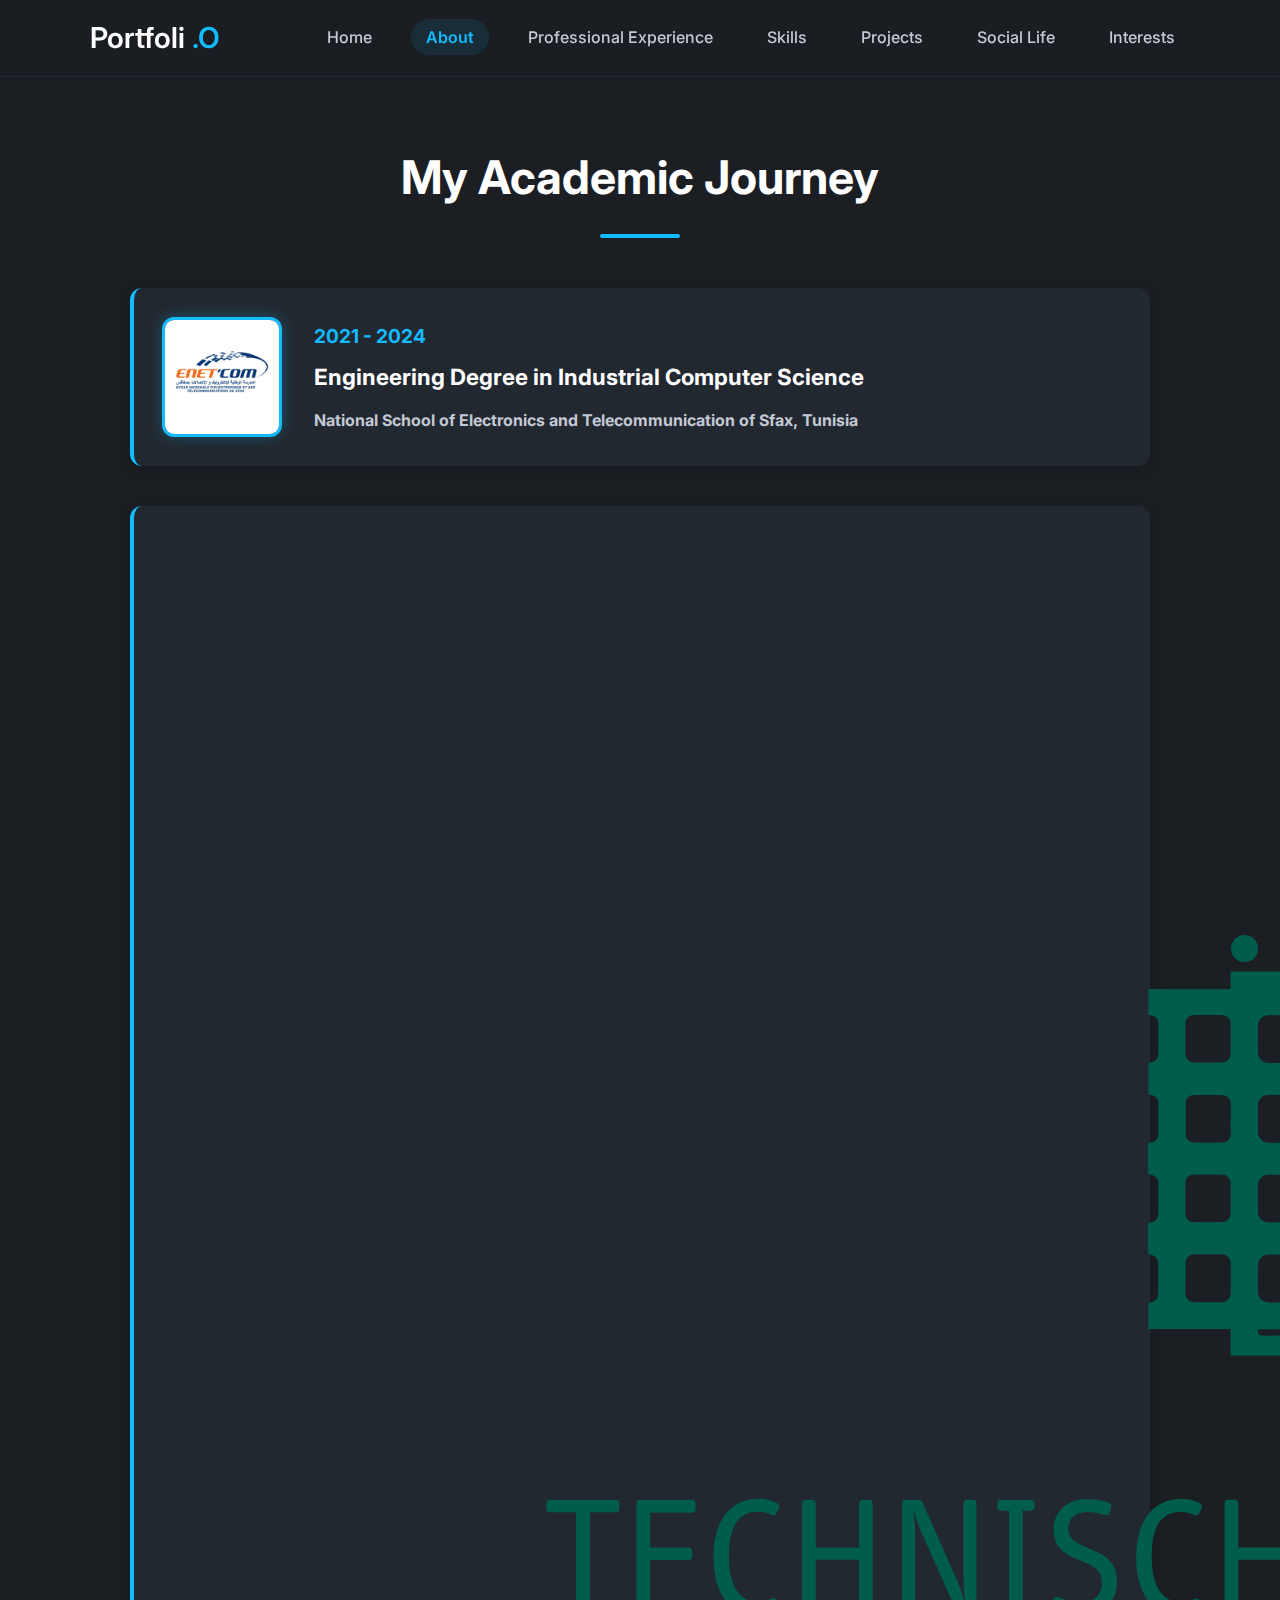
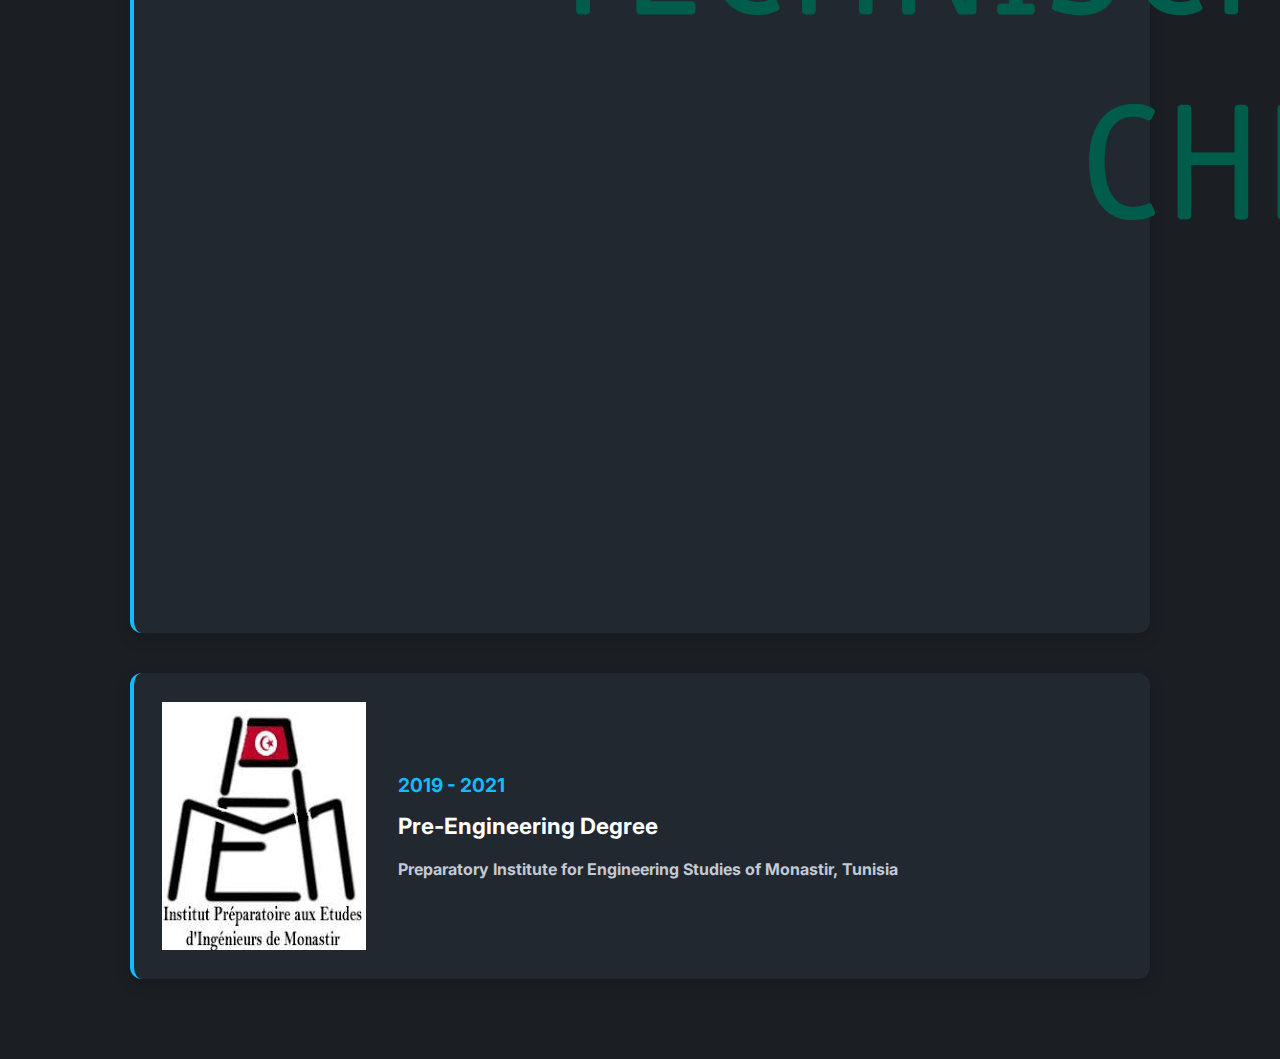
<file: Html/About.html>
<!DOCTYPE html>
<html lang="fr">
<head>
  <meta charset="UTF-8">
  <meta name="viewport" content="width=device-width, initial-scale=1.0">
  <title>Portfolio | Mariem khedhiri </title>
  <link rel="stylesheet" href="../CSS/About.css">

  <link rel="stylesheet" href="https://unpkg.com/boxicons@latest/css/boxicons.min.css">
  <link href="https://fonts.googleapis.com/css2?family=Inter:wght@300;400;500;600;700;800;900&display=swap" rel="stylesheet">
  <link rel="icon" href="../img/ME.png" type="image/x-icon">

  <link rel="apple-touch-icon" sizes="180x180" href="../img/ME.png">
  <link rel="icon" type="image/png" sizes="32x32" href="../img/ME.png">
  <link rel="icon" type="image/png" sizes="16x16" href="../img/ME.png">
  <link rel="manifest" href="/site.webmanifest">
 <style>
    /* Styles spécifiques pour la page d'accueil */
    .hero {
      display: flex;
      align-items: center;
      justify-content: space-between;
      min-height: 100vh;
      padding: 0 7%;
      position: relative;
      gap: 3rem;
    }

    .hero-content {
      flex: 1;
      max-width: 1000px;
    }

    .hero-image {
      flex: 1;
      display: flex;
      justify-content: center;
      position: relative;
    }

    .profile-portrait {
      width: 350px;
      height: 350px;
      border-radius: 20px;
      object-fit: cover;
      border: 5px solid var(--main-color);
      box-shadow: 0 20px 50px rgba(19, 187, 255, 0.2);
      transform: perspective(1000px) rotateY(-10deg);
      transition: all 0.5s ease;
      position: relative;
      z-index: 1;
    }

    .profile-portrait:hover {
      transform: perspective(1000px) rotateY(0deg);
      box-shadow: 0 25px 60px rgba(19, 187, 255, 0.3);
    }

    .hero-image::before {
      content: '';
      position: absolute;
      width: 400px;
      height: 400px;
      border-radius: 30px;
      background: linear-gradient(45deg, var(--main-color), transparent);
      top: -20px;
      left: -20px;
      z-index: 0;
      opacity: 0.3;
      animation: pulse 8s infinite alternate;
    }

    @keyframes pulse {
      0% { transform: scale(0.95); opacity: 0.3; }
      100% { transform: scale(1.05); opacity: 0.5; }
    }

    /* Animation du texte */
    .hero h4 {
      font-size: 1.6rem;
      color: var(--main-color);
      margin-bottom: 1rem;
      animation: fadeInDown 1s ease;
    }

    .hero h1 {
      font-size: 3.5rem;
      font-weight: 700;
      margin: 1rem 0;
      line-height: 1.2;
      background: linear-gradient(to right, var(--main-color), #4facfe);
      -webkit-background-clip: text;
      -webkit-text-fill-color: transparent;
      animation: fadeIn 1.5s ease;
    }

    .hero p {
      font-size: 1.1rem;
      line-height: 1.8;
      margin-bottom: 2rem;
      color: var(--other-color);
      animation: fadeInUp 1s ease;
    }

    /* Responsive */
    @media (max-width: 992px) {
      .hero h1 {
        font-size: 3rem;
      }
      .profile-portrait {
        width: 300px;
        height: 300px;
      }
    }

    @media (max-width: 768px) {
      .hero {
        flex-direction: column;
        text-align: center;
        padding-top: 100px;
      }
      .hero-content {
        order: 2;
      }
      .hero-image {
        order: 1;
        margin-bottom: 3rem;
      }
      .profile-portrait {
        width: 250px;
        height: 250px;
      }
      .hero-image::before {
        width: 300px;
        height: 300px;
      }
    }

    @media (max-width: 480px) {
      .hero h1 {
        font-size: 2.5rem;
      }
      .hero h4 {
        font-size: 1.3rem;
      }
    }
  </style>
</head>
<body>
  <header>
    <a href="#" class="logo">Portfoli <span>.O</span></a>
    <div class="bx bx-menu" id="menu-icon"></div>
    <ul class="navlist" id="navlist">
        <li><a href="../Html/home.html" >Home</a></li>
        <li><a href="../Html/About.html" class="active-nav">About</a></li>
        <li><a href="../Html/Professional_Experience.html">Professional Experience</a></li>
        <li><a href="../Html/Skills.html">Skills</a></li>
        <li><a href="../Html/Projects.html">Projects</a></li>
        <li><a href="../Html/Social_Life.html">Social Life</a></li>
        <li><a href="../Html/Interests.html">Interests</a></li>
    </ul>
</header>

  <section id="academic-journey">
    <br>
    <br>
    <br>
    <br>
    <br>
   
    <h2>My Academic Journey</h2>
    <div class="timeline">
      <div class="timeline-item">
        <img src="../img/enetcom.jpg" alt="ENET'COM" class="timeline-image">
        <div class="timeline-content">
          <h3>2021 - 2024</h3>
          <h4>Engineering Degree in Industrial Computer Science</h4>
          <p><strong>National School of Electronics and Telecommunication of Sfax, Tunisia </strong></p>
        </div>
      </div>

      <div class="timeline-item">
        <img src="../img/tuc.png" alt="Technische Universitat Chemnitz" >
        <div class="timeline-content">
          <h3>2.2024 - 9.2024</h3>
          <h4>Exchange Student for the summer semester</h4>
          <p><strong>Technische Universitat Chemnitz, Germany</strong></p>
        </div>
      </div>

      <div class="timeline-item">
        <img src="../img/ipeim.jpg" alt="IPEIM" >
        <div class="timeline-content">
          <h3>2019 - 2021</h3>
          <h4>Pre-Engineering Degree</h4>
          <p><strong>Preparatory Institute for Engineering Studies of Monastir, Tunisia</strong></p>
        </div>
      </div>
      

      
    </div>
  </section>
  <script>
document.addEventListener('DOMContentLoaded', function() {
  const menuIcon = document.getElementById('menu-icon');
  const navList = document.getElementById('navlist');

  if (menuIcon && navList) {
    menuIcon.addEventListener('click', function() {
      this.classList.toggle('bx-x');
      navList.classList.toggle('active');
      document.body.classList.toggle('no-scroll');
    });

    document.querySelectorAll('.navlist a').forEach(link => {
      link.addEventListener('click', function() {
        menuIcon.classList.remove('bx-x');
        navList.classList.remove('active');
        document.body.classList.remove('no-scroll');
      });
    });
  }
});

// Empêcher le clic droit
document.addEventListener('contextmenu', (e) => {
  e.preventDefault();
  
});

// Bloquer F12, Ctrl+Shift+I, Ctrl+U, etc.
document.addEventListener('keydown', (e) => {
  if (
    e.key === 'F12' ||
    (e.ctrlKey && e.shiftKey && e.key === 'I') || // Ctrl+Shift+I
    (e.ctrlKey && e.shiftKey && e.key === 'J') || // Ctrl+Shift+J
    (e.ctrlKey && e.key === 'U') // Ctrl+U (afficher le code source)
  ) {
    e.preventDefault();
    
  }
});
        </script>
</body>
</html>
</file>
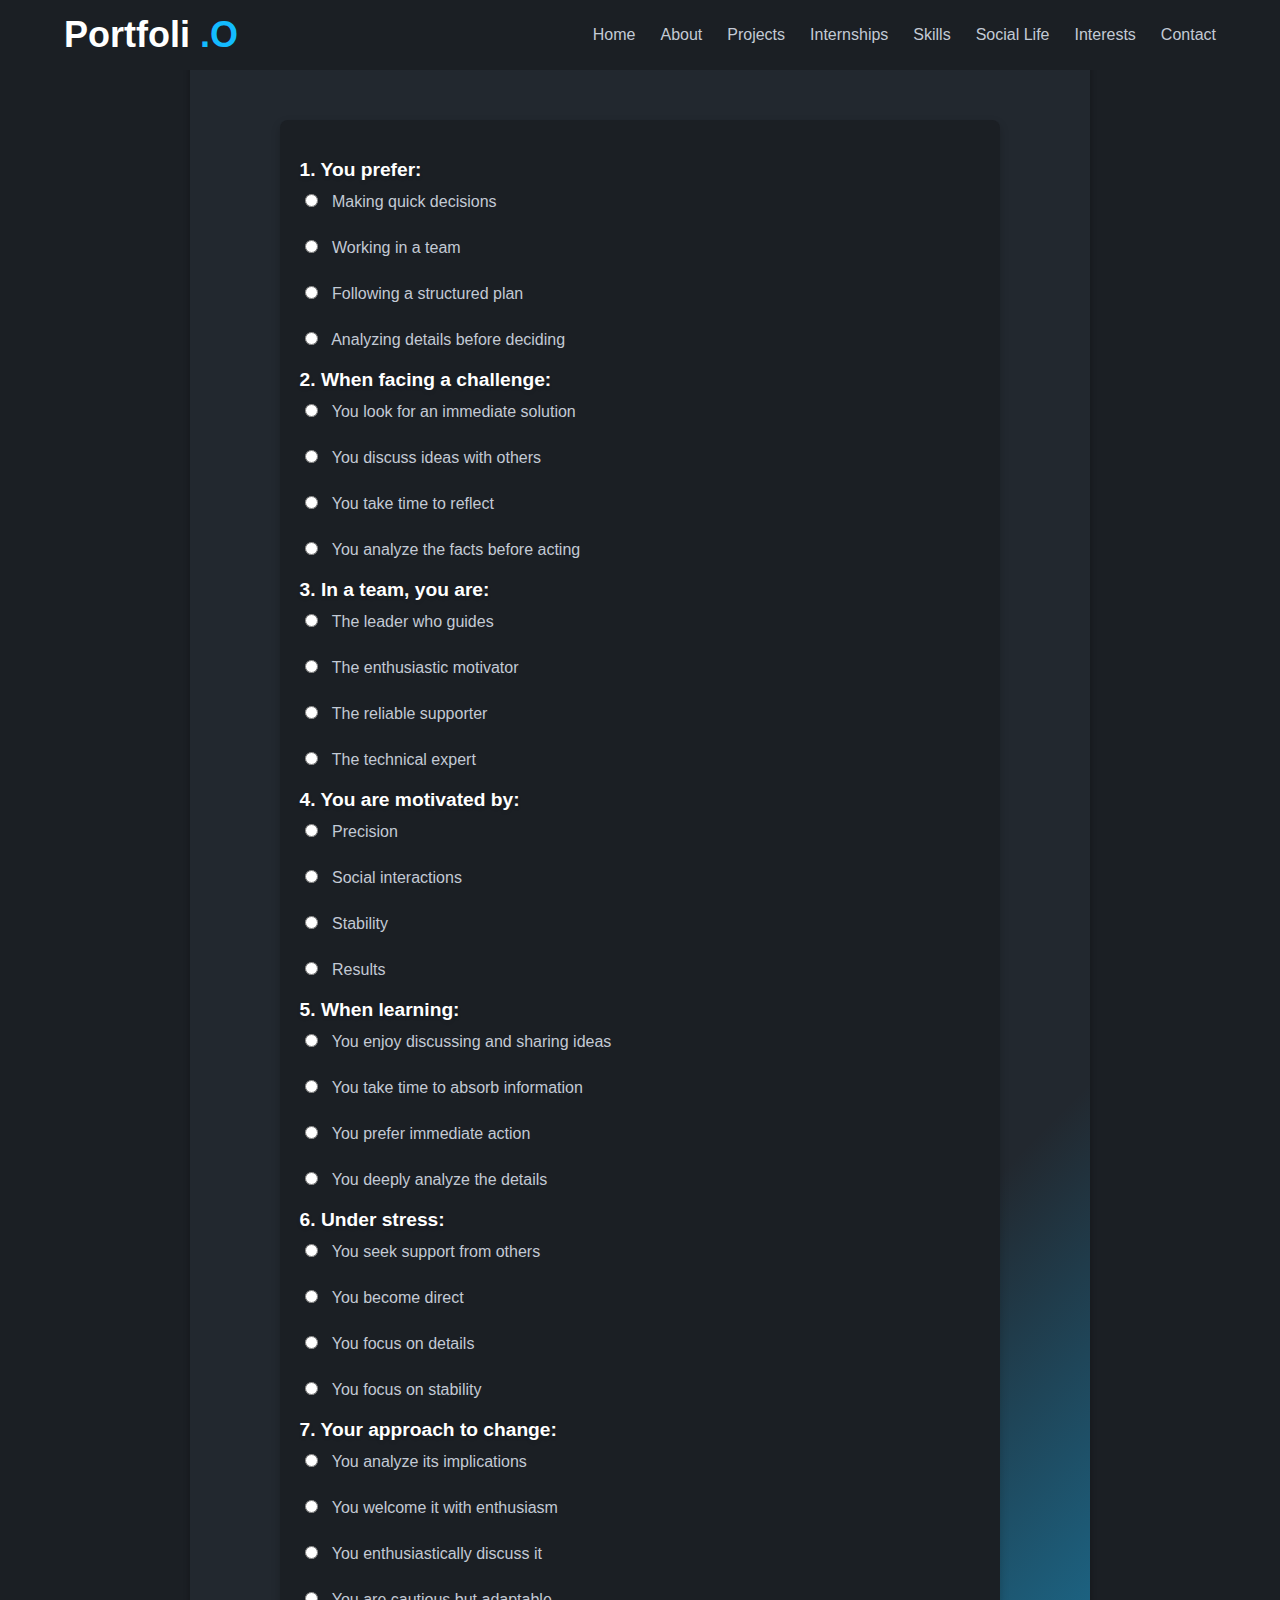
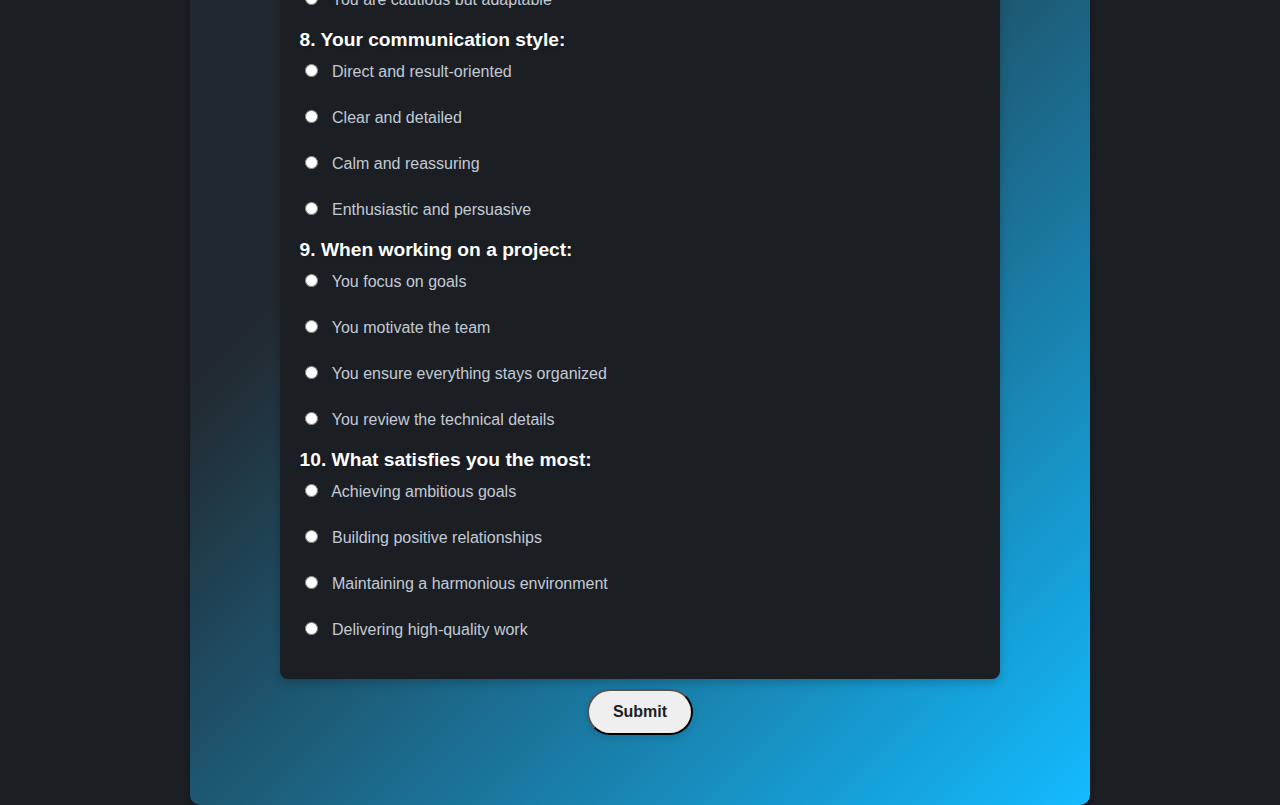
<file: Html/Quizz.html>
<!-- Quizz.html -->
<!DOCTYPE html>
<html lang="en">

<head>
  <meta charset="UTF-8">
  <meta name="viewport" content="width=device-width, initial-scale=1.0">
  <title>DISC Quiz</title>
  <link rel="stylesheet" href="../CSS/Quizz.css">
</head>

<body>
  <header>
    <a href="#" class="logo">Portfoli <span>.O</span></a>
    <div class="bx bx-menu" id="menu-icon"></div>
    <ul class="navlist">
      <li><a href="../Html/home.html">Home</a></li>
      <li><a href="../Html/About.html">About</a></li>
      <li><a href="../Html/Projects.html">Projects</a></li>
      <li><a href="../Html/Internships.html">Internships</a></li>
      <li><a href="../Html/Skills.html">Skills</a></li>
      <li><a href="../Html/Social_Life.html">Social Life</a></li>
      <li><a href="../Html/Interests.html">Interests</a></li>
      <li><a href="../Html/Contact.html">Contact</a></li>
    </ul>
    
  </header>

  <main>
    <div id="quiz-content">
      <!-- Question 1 -->
      <div class="question">
        <p>1. You prefer:</p>
        <label><input type="radio" name="q1" value="D"> Making quick decisions</label><br>
        <label><input type="radio" name="q1" value="I"> Working in a team</label><br>
        <label><input type="radio" name="q1" value="S"> Following a structured plan</label><br>
        <label><input type="radio" name="q1" value="C"> Analyzing details before deciding</label>
      </div>
  
      <!-- Question 2 -->
      <div class="question">
        <p>2. When facing a challenge:</p>
        <label><input type="radio" name="q2" value="D"> You look for an immediate solution</label><br>
        <label><input type="radio" name="q2" value="I"> You discuss ideas with others</label><br>
        <label><input type="radio" name="q2" value="S"> You take time to reflect</label><br>
        <label><input type="radio" name="q2" value="C"> You analyze the facts before acting</label>
      </div>
  
      <!-- Question 3 -->
      <div class="question">
        <p>3. In a team, you are:</p>
        <label><input type="radio" name="q3" value="D"> The leader who guides</label><br>
        <label><input type="radio" name="q3" value="I"> The enthusiastic motivator</label><br>
        <label><input type="radio" name="q3" value="S"> The reliable supporter</label><br>
        <label><input type="radio" name="q3" value="C"> The technical expert</label>
      </div>
  
      <!-- Question 4 -->
      <div class="question">
        <p>4. You are motivated by:</p>
        <label><input type="radio" name="q4" value="C"> Precision</label><br>
        <label><input type="radio" name="q4" value="I"> Social interactions</label><br>
        <label><input type="radio" name="q4" value="S"> Stability</label><br>
        <label><input type="radio" name="q4" value="D"> Results</label>
      </div>
  
      <!-- Question 5 -->
      <div class="question">
        <p>5. When learning:</p>
        <label><input type="radio" name="q5" value="I"> You enjoy discussing and sharing ideas</label><br>
        <label><input type="radio" name="q5" value="S"> You take time to absorb information</label><br>
        <label><input type="radio" name="q5" value="D"> You prefer immediate action</label><br>
        <label><input type="radio" name="q5" value="C"> You deeply analyze the details</label>
      </div>
  
      <!-- Question 6 -->
      <div class="question">
        <p>6. Under stress:</p>
        <label><input type="radio" name="q6" value="I"> You seek support from others</label><br>
        <label><input type="radio" name="q6" value="D"> You become direct</label><br>
        <label><input type="radio" name="q6" value="C"> You focus on details</label><br>
        <label><input type="radio" name="q6" value="S"> You focus on stability</label>
      </div>
  
      <!-- Question 7 -->
      <div class="question">
        <p>7. Your approach to change:</p>
        <label><input type="radio" name="q7" value="C"> You analyze its implications</label><br>
        <label><input type="radio" name="q7" value="D"> You welcome it with enthusiasm</label><br>
        <label><input type="radio" name="q7" value="I"> You enthusiastically discuss it</label><br>
        <label><input type="radio" name="q7" value="S"> You are cautious but adaptable</label>
      </div>
  
      <!-- Question 8 -->
      <div class="question">
        <p>8. Your communication style:</p>
        <label><input type="radio" name="q8" value="D"> Direct and result-oriented</label><br>
        <label><input type="radio" name="q8" value="C"> Clear and detailed</label><br>
        <label><input type="radio" name="q8" value="S"> Calm and reassuring</label><br>
        <label><input type="radio" name="q8" value="I"> Enthusiastic and persuasive</label>
      </div>
      
  
      <!-- Question 9 -->
      <div class="question">
        <p>9. When working on a project:</p>
        <label><input type="radio" name="q9" value="D"> You focus on goals</label><br>
        <label><input type="radio" name="q9" value="I"> You motivate the team</label><br>
        <label><input type="radio" name="q9" value="S"> You ensure everything stays organized</label><br>
        <label><input type="radio" name="q9" value="C"> You review the technical details</label>
      </div>
  
      <!-- Question 10 -->
      <div class="question">
        <p>10. What satisfies you the most:</p>
        <label><input type="radio" name="q10" value="D"> Achieving ambitious goals</label><br>
        <label><input type="radio" name="q10" value="I"> Building positive relationships</label><br>
        <label><input type="radio" name="q10" value="S"> Maintaining a harmonious environment</label><br>
        <label><input type="radio" name="q10" value="C"> Delivering high-quality work</label>
      </div>
    </div>
  
    <!-- Submit Button -->
    <button id="submit-btn" class="btn">Submit</button>
    <div id="result"></div>
  </main>
  
  <script>
    const submitBtn = document.getElementById("submit-btn");
    const result = document.getElementById("result");
  
    const profiles = {
        D: "You are a natural decision-maker. You like taking initiative and facing challenges.",
        I: "You are enthusiastic and enjoy motivating others. You excel at communication.",
        S: "You are reliable and stable. You prefer a harmonious and organized environment.",
        C: "You are analytical and precise. You enjoy working with data and facts."
    };
  
    submitBtn.addEventListener("click", () => {
        let scores = { D: 0, I: 0, S: 0, C: 0 };
        let allAnswered = true;
  
        for (let i = 1; i <= 10; i++) {
            const options = document.getElementsByName(`q${i}`);
            let answered = false;
  
            for (let option of options) {
                if (option.checked) {
                    scores[option.value]++;
                    answered = true;
                    break;
                }
            }
  
            if (!answered) {
                allAnswered = false;
            }
        }
  
        if (!allAnswered) {
            result.textContent = "Please answer all questions before submitting.";
            result.className = "";
            return;
        }
  
        const highestScore = Object.keys(scores).reduce((a, b) => scores[a] > scores[b] ? a : b);
        result.textContent = `Your dominant profile is: ${highestScore}. ${profiles[highestScore]}`;
        result.className = `profile-${highestScore}`;
    });


    //navlist
  
    const menuIcon = document.getElementById('menu-icon');
    const navList = document.querySelector('.navlist');
    menuIcon.addEventListener('click', () => {
      navList.classList.toggle('active');
    });
  
  
  </script>
  
</body>

</html>
</file>
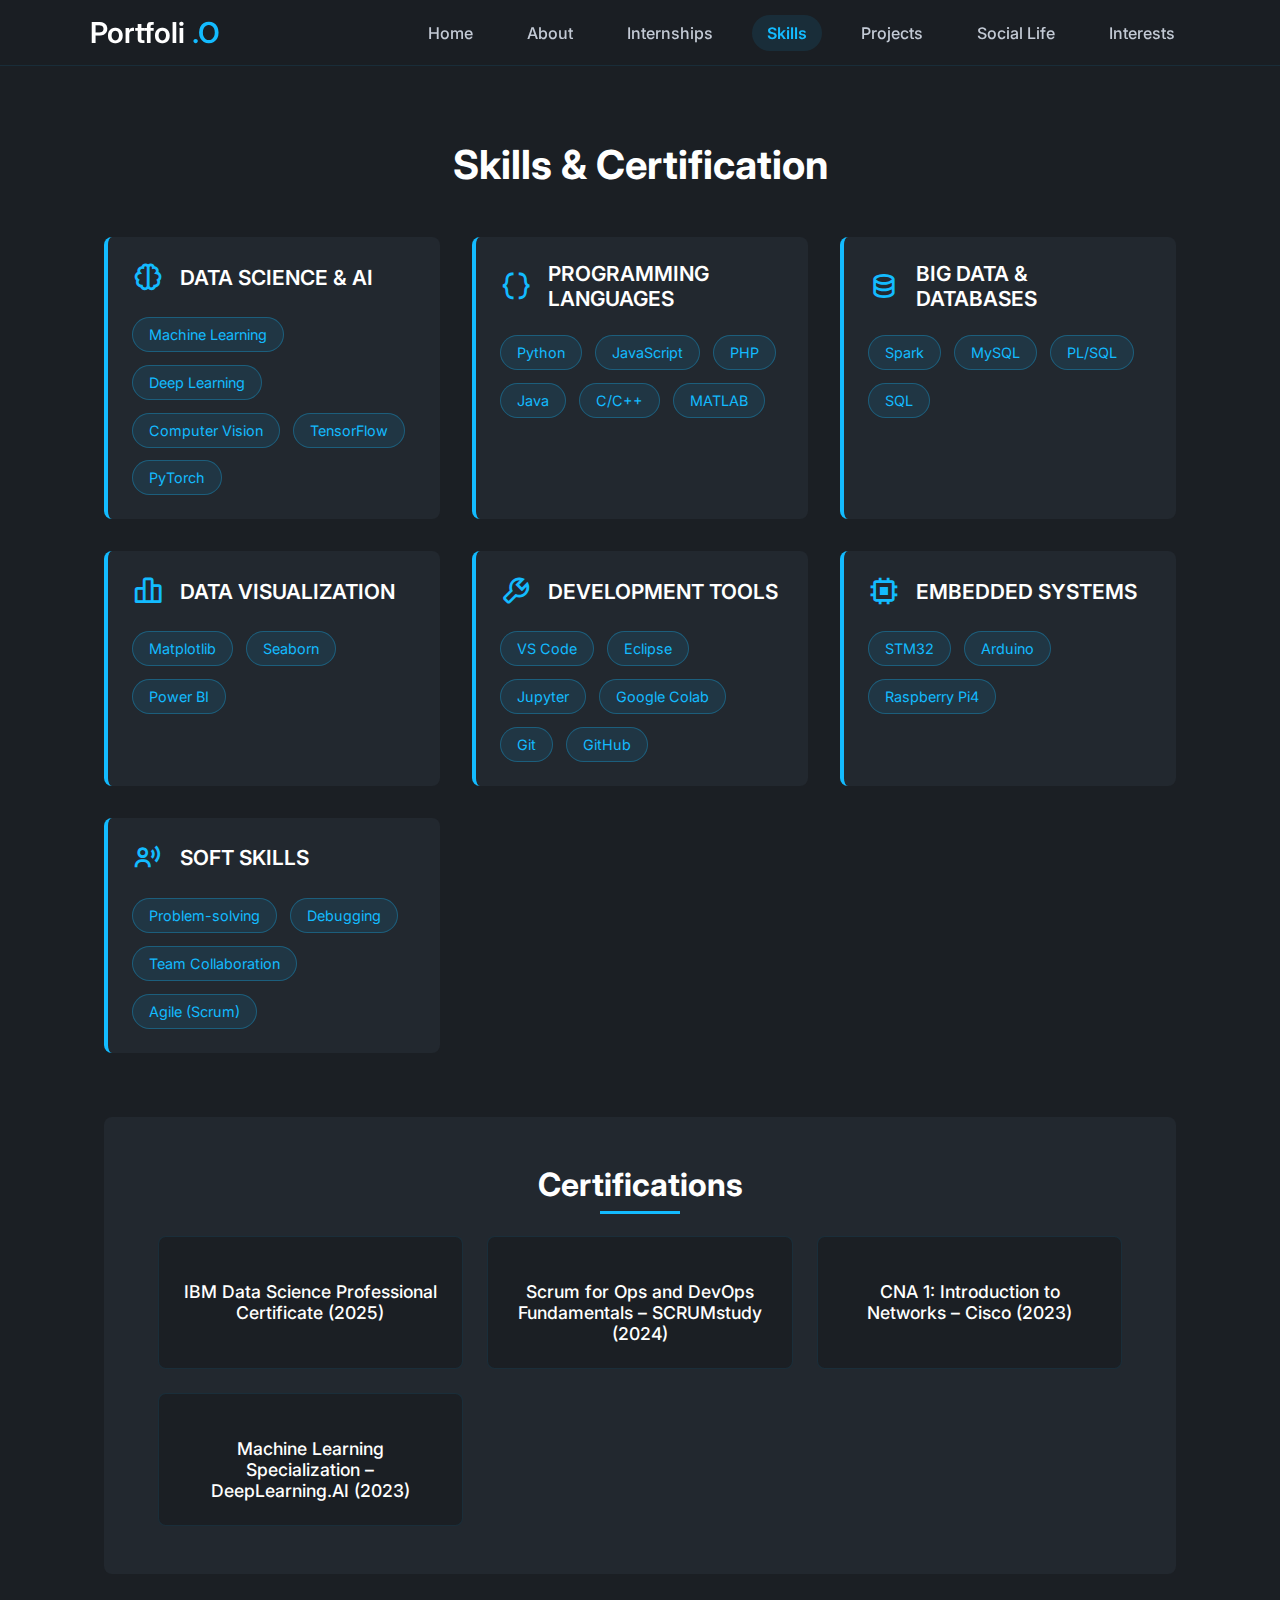
<file: Html/Skills.html>
<!DOCTYPE html>
<html lang="en">
<head>
  <meta charset="UTF-8">
  <meta name="viewport" content="width=device-width, initial-scale=1.0">
  <title>Portfolio | Mariem Khedhiri </title>
  <link rel="stylesheet" href="../CSS/Skills.css">
  <link rel="stylesheet" href="https://unpkg.com/boxicons@latest/css/boxicons.min.css">
  <link href="https://fonts.googleapis.com/css2?family=Inter:wght@300;400;500;600;700;800;900&display=swap" rel="stylesheet">
  <link rel="icon" href="../img/ME.png" type="image/x-icon">
  <link rel="apple-touch-icon" sizes="180x180" href="../img/ME.png">
  <link rel="icon" type="image/png" sizes="32x32" href="../img/ME.png">
  <link rel="icon" type="image/png" sizes="16x16" href="../img/ME.png">
  <link rel="manifest" href="/site.webmanifest">
  <style>
    /* Styles spécifiques pour la page d'accueil */
    .hero {
      display: flex;
      align-items: center;
      justify-content: space-between;
      min-height: 100vh;
      padding: 0 7%;
      position: relative;
      gap: 3rem;
    }

    .hero-content {
      flex: 1;
      max-width: 1000px;
    }

    .hero-image {
      flex: 1;
      display: flex;
      justify-content: center;
      position: relative;
    }

    .profile-portrait {
      width: 350px;
      height: 350px;
      border-radius: 20px;
      object-fit: cover;
      border: 5px solid var(--main-color);
      box-shadow: 0 20px 50px rgba(19, 187, 255, 0.2);
      transform: perspective(1000px) rotateY(-10deg);
      transition: all 0.5s ease;
      position: relative;
      z-index: 1;
    }

    .profile-portrait:hover {
      transform: perspective(1000px) rotateY(0deg);
      box-shadow: 0 25px 60px rgba(19, 187, 255, 0.3);
    }

    .hero-image::before {
      content: '';
      position: absolute;
      width: 400px;
      height: 400px;
      border-radius: 30px;
      background: linear-gradient(45deg, var(--main-color), transparent);
      top: -20px;
      left: -20px;
      z-index: 0;
      opacity: 0.3;
      animation: pulse 8s infinite alternate;
    }

    @keyframes pulse {
      0% { transform: scale(0.95); opacity: 0.3; }
      100% { transform: scale(1.05); opacity: 0.5; }
    }

    /* Animation du texte */
    .hero h4 {
      font-size: 1.6rem;
      color: var(--main-color);
      margin-bottom: 1rem;
      animation: fadeInDown 1s ease;
    }

    .hero h1 {
      font-size: 3.5rem;
      font-weight: 700;
      margin: 1rem 0;
      line-height: 1.2;
      background: linear-gradient(to right, var(--main-color), #4facfe);
      -webkit-background-clip: text;
      -webkit-text-fill-color: transparent;
      animation: fadeIn 1.5s ease;
    }

    .hero p {
      font-size: 1.1rem;
      line-height: 1.8;
      margin-bottom: 2rem;
      color: var(--other-color);
      animation: fadeInUp 1s ease;
    }

    /* Responsive */
    @media (max-width: 992px) {
      .hero h1 {
        font-size: 3rem;
      }
      .profile-portrait {
        width: 300px;
        height: 300px;
      }
    }

    @media (max-width: 768px) {
      .hero {
        flex-direction: column;
        text-align: center;
        padding-top: 100px;
      }
      .hero-content {
        order: 2;
      }
      .hero-image {
        order: 1;
        margin-bottom: 3rem;
      }
      .profile-portrait {
        width: 250px;
        height: 250px;
      }
      .hero-image::before {
        width: 300px;
        height: 300px;
      }
    }

    @media (max-width: 480px) {
      .hero h1 {
        font-size: 2.5rem;
      }
      .hero h4 {
        font-size: 1.3rem;
      }
    }
  </style>
</head>
<body>
  <header>
    <a href="#" class="logo">Portfoli <span>.O</span></a>
    <div class="bx bx-menu" id="menu-icon"></div>
    <ul class="navlist" id="navlist">
        <li><a href="../Html/home.html" >Home</a></li>
        <li><a href="../Html/About.html">About</a></li>
        <li><a href="../Html/Internships.html">Internships</a></li>
        <li><a href="../Html/Skills.html" class="active-nav">Skills</a></li>
        <li><a href="../Html/Projects.html">Projects</a></li>
        <li><a href="../Html/Social_Life.html">Social Life</a></li>
        <li><a href="../Html/Interests.html">Interests</a></li>
    </ul>
</header>
<br>
<section class="skills-section">
  <div class="skills-header">
    <h1>Skills & Certification</h1>
  </div>

  <div class="skills-container">
    <!-- DATA SCIENCE & AI -->
    <div class="skill-category">
      <div class="category-header">
        <i class='bx bx-brain'></i>
        <h2>DATA SCIENCE & AI</h2>
      </div>
      <div class="skills-list">
        <span>Machine Learning</span>
        <span>Deep Learning</span>
        <span>Computer Vision</span>
        <span>TensorFlow</span>
        <span>PyTorch</span>
      </div>
    </div>

    <!-- PROGRAMMING LANGUAGES -->
    <div class="skill-category">
      <div class="category-header">
        <i class='bx bx-code-curly'></i>
        <h2>PROGRAMMING LANGUAGES</h2>
      </div>
      <div class="skills-list">
        <span>Python</span>
        <span>JavaScript</span>
        <span>PHP</span>
        <span>Java</span>
        <span>C/C++</span>
        <span>MATLAB</span>
      </div>
    </div>

    <!-- BIG DATA & DATABASES -->
    <div class="skill-category">
      <div class="category-header">
        <i class='bx bx-data'></i>
        <h2>BIG DATA & DATABASES</h2>
      </div>
      <div class="skills-list">
        <span>Spark</span>
        <span>MySQL</span>
        <span>PL/SQL</span>
        <span>SQL</span>
      </div>
    </div>

    <!-- DATA VISUALIZATION -->
    <div class="skill-category">
      <div class="category-header">
        <i class='bx bx-bar-chart-alt-2'></i>
        <h2>DATA VISUALIZATION</h2>
      </div>
      <div class="skills-list">
        <span>Matplotlib</span>
        <span>Seaborn</span>
        <span>Power BI</span>
      </div>
    </div>

    <!-- DEVELOPMENT TOOLS -->
    <div class="skill-category">
      <div class="category-header">
        <i class='bx bx-wrench'></i>
        <h2>DEVELOPMENT TOOLS</h2>
      </div>
      <div class="skills-list">
        <span>VS Code</span>
        <span>Eclipse</span>
        <span>Jupyter</span>
        <span>Google Colab</span>
        <span>Git</span>
        <span>GitHub</span>
      </div>
    </div>

    <!-- EMBEDDED SYSTEMS -->
    <div class="skill-category">
      <div class="category-header">
        <i class='bx bx-chip'></i>
        <h2>EMBEDDED SYSTEMS</h2>
      </div>
      <div class="skills-list">
        <span>STM32</span>
        <span>Arduino</span>
        <span>Raspberry Pi4</span>
      </div>
    </div>

    <!-- SOFT SKILLS -->
    <div class="skill-category">
      <div class="category-header">
        <i class='bx bx-user-voice'></i>
        <h2>SOFT SKILLS</h2>
      </div>
      <div class="skills-list">
        <span>Problem-solving</span>
        <span>Debugging</span>
        <span>Team Collaboration</span>
        <span>Agile (Scrum)</span>
      </div>
    </div>
  </div>

  <!-- Certifications Section -->
  <div class="certifications-section">
    <h2>Certifications</h2>
    <div class="certifications-grid">
      <div class="certification-card">
        <i class='bx bx-certificate'></i>
        <h3>IBM Data Science Professional Certificate (2025)</h3>
      </div>
      <div class="certification-card">
        <i class='bx bx-certificate'></i>
        <h3>Scrum for Ops and DevOps Fundamentals – SCRUMstudy (2024)</h3>
      </div>
      <div class="certification-card">
        <i class='bx bx-certificate'></i>
        <h3>CNA 1: Introduction to Networks – Cisco (2023)</h3>
      </div>
      <div class="certification-card">
        <i class='bx bx-certificate'></i>
        <h3>Machine Learning Specialization – DeepLearning.AI (2023)</h3>
      </div>
    </div>
  </div>
</section>


  <script>
document.addEventListener('DOMContentLoaded', function() {
  const menuIcon = document.getElementById('menu-icon');
  const navList = document.getElementById('navlist');

  if (menuIcon && navList) {
    menuIcon.addEventListener('click', function() {
      this.classList.toggle('bx-x');
      navList.classList.toggle('active');
      document.body.classList.toggle('no-scroll');
    });

    document.querySelectorAll('.navlist a').forEach(link => {
      link.addEventListener('click', function() {
        menuIcon.classList.remove('bx-x');
        navList.classList.remove('active');
        document.body.classList.remove('no-scroll');
      });
    });
  }
});

// Empêcher le clic droit
document.addEventListener('contextmenu', (e) => {
  e.preventDefault();
  
});

// Bloquer F12, Ctrl+Shift+I, Ctrl+U, etc.
document.addEventListener('keydown', (e) => {
  if (
    e.key === 'F12' ||
    (e.ctrlKey && e.shiftKey && e.key === 'I') || // Ctrl+Shift+I
    (e.ctrlKey && e.shiftKey && e.key === 'J') || // Ctrl+Shift+J
    (e.ctrlKey && e.key === 'U') // Ctrl+U (afficher le code source)
  ) {
    e.preventDefault();
    
  }
});
  </script>
</body>
</html>
</file>
<file: CSS/About.css>
:root {
  --text-color: #fff;
  --bg-color: #1b1f24;
  --second-bg-color: #22282f;
  --main-color: #13bbff;
  --other-color: #c3cad5;
  --h1-font: 4.5rem;
  --h2-font: 2.9rem;
  --p-font: 1rem;
}

* {
  box-sizing: border-box;
  margin: 0;
  padding: 0;
  font-family: 'Inter', sans-serif;
  text-decoration: none;
  list-style: none;
}

body {
  background: var(--bg-color);
  color: var(--text-color);
  overflow-x: hidden;
  line-height: 1.6;
}

/* ===== CONTENU SPÉCIFIQUE À ABOUT ====== */
#academic-journey {
  padding: 12px 7% 80px;
  max-width: 1200px;
  margin: 0 auto;
}

#academic-journey h2 {
  text-align: center;
  font-size: var(--h2-font);
  margin-bottom: 50px;
  color: var(--text-color);
  position: relative;
}

#academic-journey h2::after {
  content: '';
  display: block;
  width: 80px;
  height: 4px;
  background: var(--main-color);
  margin: 20px auto;
  border-radius: 2px;
}

.timeline {
  display: flex;
  flex-direction: column;
  gap: 2.5rem;
}

.timeline-item {
  display: flex;
  align-items: center;
  gap: 2rem;
  background: var(--second-bg-color);
  padding: 1.8rem;
  border-radius: 12px;
  box-shadow: 0 5px 15px rgba(0, 0, 0, 0.2);
  transition: all 0.3s ease;
  border-left: 4px solid var(--main-color);
}

.timeline-item:hover {
  transform: translateY(-5px);
  box-shadow: 0 10px 25px rgba(0, 0, 0, 0.3);
}

.timeline-image {
  width: 120px;
  height: 120px;
  min-width: 120px;
  border-radius: 12px;
  object-fit: cover;
  border: 3px solid var(--main-color);
  box-shadow: 0 0 15px rgba(19, 187, 255, 0.3);
}

.timeline-content {
  flex: 1;
}

.timeline-content h3 {
  font-size: 1.2rem;
  color: var(--main-color);
  margin-bottom: 0.5rem;
}

.timeline-content h4 {
  font-size: 1.4rem;
  margin-bottom: 0.8rem;
  color: var(--text-color);
}

.timeline-content p {
  font-size: var(--p-font);
  color: var(--other-color);
  line-height: 1.6;
}

/* ===== STYLES POUR INTERNSHIPS ===== */
#internships {
  padding: 12px 7% 80px;
  max-width: 1200px;
  margin: 0 auto;
}

#internships h2 {
  text-align: center;
  font-size: var(--h2-font);
  margin-bottom: 50px;
  color: var(--text-color);
  position: relative;
}

#internships h2::after {
  content: '';
  display: block;
  width: 80px;
  height: 4px;
  background: var(--main-color);
  margin: 20px auto;
  border-radius: 2px;
}

.tech-tags {
  display: flex;
  flex-wrap: wrap;
  gap: 0.5rem;
  margin-top: 1rem;
}

.tech-tags span {
  background: rgba(19, 187, 255, 0.1);
  color: var(--main-color);
  padding: 0.3rem 0.8rem;
  border-radius: 20px;
  font-size: 0.8rem;
  border: 1px solid var(--main-color);
  transition: all 0.3s ease;
}

.tech-tags span:hover {
  background: var(--main-color);
  color: var(--bg-color);
}

.accomplishments {
  margin: 1rem 0;
  padding-left: 1.5rem;
}

.accomplishments li {
  margin-bottom: 0.5rem;
  position: relative;
  list-style-type: none;
}

.accomplishments li::before {
  content: "▹";
  position: absolute;
  left: -1.5rem;
  color: var(--main-color);
}

/* ===== RESPONSIVE ===== */
@media (max-width: 768px) {
  .timeline-item {
    flex-direction: column;
    text-align: center;
  }

  .timeline-image {
    margin-bottom: 20px;
  }
}

@media (max-width: 480px) {
  .timeline-image {
    width: 100px;
    height: 100px;
  }
}


/* ===== NAVBAR UNIFIÉE ===== */
header {
  position: fixed;
  width: 100%;
  top: 0;
  right: 0;
  z-index: 1000;
  display: flex;
  align-items: center;
  justify-content: space-between;
  padding: 15px 7%;
  background: rgba(27, 31, 36, 0.98);
  backdrop-filter: blur(10px);
  border-bottom: 1px solid rgba(19, 187, 255, 0.1);
  transition: all 0.5s ease;
}

.logo {
  font-size: 1.8rem;
  font-weight: 600;
  color: var(--text-color);
}

.logo span {
  color: var(--main-color);
}

.navlist {
  display: flex;
  gap: 1.5rem;
}

.navlist a {
  font-size: 1rem;
  font-weight: 500;
  color: var(--other-color);
  padding: 8px 15px;
  border-radius: 20px;
  transition: all 0.3s ease;
}

.navlist a:hover {
  background: rgba(19, 187, 255, 0.1);
  color: var(--main-color);
}

.navlist a.active-nav {
  background: rgba(19, 187, 255, 0.2);
  color: var(--main-color) !important;
  font-weight: 600;
}

/* Menu mobile */
@media (max-width: 768px) {
  #menu-icon {
      display: block;
  }
  
  .navlist {
      position: absolute;
      top: 100%;
      right: -100%;
      width: 280px;
      height: 100vh;
      background: var(--second-bg-color);
      flex-direction: column;
      align-items: center;
      padding: 100px 30px;
      transition: all 0.5s ease;
  }
  
  .navlist.active {
      right: 0;
  }
}









/* Icône menu - CACHÉ par défaut */
#menu-icon {
  font-size: 1.8rem;
  color: var(--main-color);
  cursor: pointer;
  display: none; /* Caché sur desktop */
}

/* Afficher l'icône SEULEMENT sur mobile */
@media (max-width: 768px) {
  #menu-icon {
    display: block; /* Apparaît seulement sur mobile */
  }

  .navlist {
    position: absolute;
    top: 100%;
    right: -100%;
    width: 280px;
    height: 100vh;
    background: var(--second-bg-color);
    flex-direction: column;
    align-items: center;
    padding: 100px 30px;
    transition: all 0.5s ease;
  }

  .navlist.active {
    right: 0;
  }
}

/* Menu toujours visible sur desktop */
@media (min-width: 769px) {
  .navlist {
    display: flex !important; /* Force l'affichage */
  }
}



/* Icône menu - CACHÉ par défaut */
#menu-icon {
  font-size: 1.8rem;
  color: var(--main-color);
  cursor: pointer;
  display: none; /* Caché sur desktop */
  z-index: 1001; /* Au-dessus de tout */
}

/* Afficher l'icône SEULEMENT sur mobile */
@media (max-width: 768px) {
  #menu-icon {
    display: block; /* Apparaît seulement sur mobile */
  }

  .navlist {
    position: fixed; /* Changé de absolute à fixed */
    top: 0;
    right: -100%;
    width: 100%;
    height: 100vh;
    background: var(--second-bg-color);
    flex-direction: column;
    align-items: center;
    padding: 120px 30px 30px;
    transition: all 0.5s ease;
    z-index: 1000;
  }

  .navlist.active {
    right: 0;
  }
  
  .navlist li {
    margin: 15px 0;
  }
}

/* Empêcher le scroll quand menu ouvert */
.no-scroll {
  overflow: hidden;
}

/* Animation de l'icône hamburger -> croix */
.bx-x {
  transform: rotate(180deg);
}
.bx-x::before {
  content: '\ec8d'; /* icône croix de Boxicons */
}

/* Menu mobile */
#menu-icon {
  font-size: 2rem;
  color: var(--main-color);
  cursor: pointer;
  display: none;
  z-index: 1001;
}

@media (max-width: 768px) {
  #menu-icon {
    display: block;
  }

  .navlist {
    position: fixed;
    top: 0;
    right: -100%;
    width: 80%;
    height: 100vh;
    background: var(--second-bg-color);
    flex-direction: column;
    align-items: center;
    padding: 100px 30px;
    transition: all 0.5s ease;
    z-index: 1000;
  }

  .navlist.active {
    right: 0;
  }
}


:root {
  --text-color: #fff;
  --bg-color: #1b1f24;
  --second-bg-color: #22282f;
  --main-color: #13bbff;
  --other-color: #c3cad5;
}

* {
  box-sizing: border-box;
  margin: 0;
  padding: 0;
  font-family: 'Inter', sans-serif;
  text-decoration: none;
  list-style: none;
  scroll-behavior: smooth;
}

body {
  color: var(--text-color);
  background: var(--bg-color);
  overflow-x: hidden;
}

/* Header Styles */
header {
  position: fixed;
  width: 100%;
  top: 0;
  right: 0;
  z-index: 1000;
  display: flex;
  align-items: center;
  justify-content: space-between;
  padding: 15px 7%;
  background: rgba(27, 31, 36, 0.98);
  backdrop-filter: blur(10px);
  border-bottom: 1px solid rgba(19, 187, 255, 0.1);
}

.logo {
  font-size: 1.8rem;
  font-weight: 600;
  color: var(--text-color);
}

.logo span {
  color: var(--main-color);
}

.navlist {
  display: flex;
  gap: 1.5rem;
}

.navlist a {
  font-size: 1rem;
  font-weight: 500;
  color: var(--other-color);
  padding: 8px 15px;
  border-radius: 20px;
  transition: all 0.3s ease;
}

.navlist a:hover,
.navlist a.active-nav {
  background: rgba(19, 187, 255, 0.1);
  color: var(--main-color);
}

.navlist a.active-nav {
  font-weight: 600;
}

/* Mobile Menu Styles */
#menu-icon {
  font-size: 2rem;
  color: var(--main-color);
  cursor: pointer;
  display: none;
  z-index: 1001;
  transition: transform 0.4s ease;
}

@media (max-width: 768px) {
  #menu-icon {
    display: block;
  }

  .navlist {
    position: fixed;
    top: 0;
    right: -100%;
    width: 280px;
    height: 100vh;
    background: var(--second-bg-color);
    flex-direction: column;
    align-items: center;
    padding: 100px 30px;
    transition: all 0.5s ease;
    z-index: 1000;
  }

  .navlist.active {
    right: 0;
  }

  .navlist li {
    width: 100%;
    text-align: center;
    margin: 15px 0;
  }
}

/* Hero Section */
section {
  padding: 110px 7% 230px;
}

.hero-content h4 {
  font-size: 1.6rem;
  color: var(--main-color);
  margin-bottom: 1rem;
}

.hero h1 {
  font-size: 3.5rem;
  font-weight: 700;
  margin: 1rem 0;
  line-height: 1.2;
  background: linear-gradient(to right, var(--main-color), #4facfe);
  -webkit-background-clip: text;
  -webkit-text-fill-color: transparent;
}

.hero p {
  font-size: 1.1rem;
  line-height: 1.8;
  margin-bottom: 2rem;
  color: var(--other-color);
}

/* Buttons */
.hero-buttons {
  display: flex;
  justify-content: center;
  flex-wrap: wrap;
  gap: 15px;
  margin-top: 20px;
}

.btn {
  display: inline-flex;
  align-items: center;
  justify-content: center;
  padding: 12px 24px;
  background: var(--main-color);
  color: var(--bg-color);
  border-radius: 25px;
  font-size: 1rem;
  font-weight: bold;
  box-shadow: 0 4px 6px rgba(0, 0, 0, 0.1);
  transition: all 0.3s ease;
  min-width: 160px;
  gap: 8px;
}

.btn:hover {
  background: var(--text-color);
  transform: translateY(-3px);
}

/* Social Icons */
.social-icons a {
  margin-right: 15px;
  font-size: 24px;
  color: var(--main-color);
  transition: transform 0.3s ease;
}

.social-icons a:hover {
  transform: translateY(-5px);
}

/* Utility Classes */
.no-scroll {
  overflow: hidden;
}

.bx-x {
  transform: rotate(180deg);
}
.bx-x::before {
  content: '\ec8d';
}

@media (max-width: 480px) {
  .hero h1 {
    font-size: 2.5rem;
  }
  .hero-buttons {
    flex-direction: column;
    align-items: center;
  }
  .btn {
    width: 100%;
    max-width: 220px;
  }
}

:root {
  --text-color: #fff;
  --bg-color: #1b1f24;
  --second-bg-color: #22282f;
  --main-color: #13bbff;
  --other-color: #c3cad5;
}

* {
  box-sizing: border-box;
  margin: 0;
  padding: 0;
  font-family: 'Inter', sans-serif;
  text-decoration: none;
  list-style: none;
  scroll-behavior: smooth;
}

body {
  color: var(--text-color);
  background: var(--bg-color);
  overflow-x: hidden;
}

/* Header Styles */
header {
  position: fixed;
  width: 100%;
  top: 0;
  right: 0;
  z-index: 1000;
  display: flex;
  align-items: center;
  justify-content: space-between;
  padding: 15px 7%;
  background: rgba(27, 31, 36, 0.98);
  backdrop-filter: blur(10px);
  border-bottom: 1px solid rgba(19, 187, 255, 0.1);
}

.logo {
  font-size: 1.8rem;
  font-weight: 600;
  color: var(--text-color);
}

.logo span {
  color: var(--main-color);
}

.navlist {
  display: flex;
  gap: 1.5rem;
}

.navlist a {
  font-size: 1rem;
  font-weight: 500;
  color: var(--other-color);
  padding: 8px 15px;
  border-radius: 20px;
  transition: all 0.3s ease;
}

.navlist a:hover,
.navlist a.active-nav {
  background: rgba(19, 187, 255, 0.1);
  color: var(--main-color);
}

.navlist a.active-nav {
  font-weight: 600;
}

/* Mobile Menu Styles */
#menu-icon {
  font-size: 2rem;
  color: var(--main-color);
  cursor: pointer;
  display: none;
  z-index: 1001;
  transition: transform 0.4s ease;
}

@media (max-width: 768px) {
  #menu-icon {
    display: block;
  }

  .navlist {
    position: fixed;
    top: 0;
    right: -100%;
    width: 280px;
    height: 100vh;
    background: var(--second-bg-color);
    flex-direction: column;
    align-items: center;
    padding: 100px 30px;
    transition: all 0.5s ease;
    z-index: 1000;
  }

  .navlist.active {
    right: 0;
  }

  .navlist li {
    width: 100%;
    text-align: center;
    margin: 15px 0;
  }
}

/* Utility Classes */
.no-scroll {
  overflow: hidden;
}

.bx-x {
  transform: rotate(180deg);
}
.bx-x::before {
  content: '\ec8d';
}
</file>
<file: CSS/Quizz.css>
* {
    box-sizing: border-box;
    font-family: 'Inter', sans-serif;
    text-decoration: none;
    list-style: none;
    scroll-behavior: smooth;
  }
  
  :root {
    --text-color: #fff;
    --bg-color: #1b1f24;
    --second-bg-color: #22282f;
    --main-color: #13bbff;
    --other-color: #c3cad5;
    --h1-font: 4.5rem;
    --h2-font: 2.9rem;
    --p-font: 1rem;
  }
  
  body {
    color: var(--text-color);
    background: var(--bg-color);
    margin: 0;
    padding: 0;
    width: 100%;
    overflow-x: hidden;
  }
  
 
  header {
    position: fixed;
    width: 100%;
    top: 0;
    z-index: 1000;
    display: flex;
    align-items: center;
    justify-content: space-between;
    padding: 10px 5%;
    background: var(--bg-color);
    transition: all 0.5s ease;
  }
  
  .logo {
    font-size: 36px;
    font-weight: 600;
    color: var(--text-color);
  }
  
  .logo span {
    color: var(--main-color);
  }
  
  .navlist {
    display: flex;
  }
  
  .navlist a {
    font-size: var(--p-font);
    font-weight: 500;
    color: var(--other-color);
    margin-left: 25px;
    transition: all 0.3s ease;
  }
  
  .navlist a:hover {
    color: var(--main-color);
    text-shadow: 3px 3px 20px var(--main-color), -2px 1px 30px var(--text-color);
  }
  
  #menu-icon {
    display: none;
    font-size: 35px;
    color: var(--main-color);
  }
  
  @media (max-width: 768px) {
    header {
      padding: 10px 5%;
    }
  
    .navlist {
      display: none;
      flex-direction: column;
      position: fixed;
      top: 80px;
      right: 0;
      background: var(--second-bg-color);
      width: 200px;
      height: 100%;
      padding-top: 30px;
      box-shadow: -2px 0 5px rgba(0, 0, 0, 0.5);
    }
  
    .navlist.active {
      display: flex;
    }
  
    #menu-icon {
      display: block;
    }
  
    #academic-journey {
      padding: 80px 5% 60px;
    }
  }
  
  /* ====Quiz Page Styles==== */
  main {
    padding: 120px 7% 60px;
    text-align: center;
    background: linear-gradient(135deg, var(--second-bg-color) 60%, var(--main-color) 100%);
    border-radius: 10px;
    box-shadow: 0 4px 6px rgba(0, 0, 0, 0.3);
    max-width: 900px;
    margin: auto;
    transition: transform 0.3s ease;
  }
  
  main:hover {
    transform: scale(1.02);
  }
  
  #quiz-content {
    background: var(--bg-color);
    padding: 20px;
    border-radius: 8px;
    box-shadow: 0 4px 10px rgba(0, 0, 0, 0.2);
  }
  
  .question {
    margin-bottom: 20px;
    text-align: left;
  }
  
  .question p {
    font-size: 1.2rem;
    font-weight: bold;
    color: var(--text-color);
    margin-bottom: 10px;
    text-shadow: 0 2px 4px rgba(0, 0, 0, 0.1);
  }
  
  .question label {
    font-size: var(--p-font);
    font-weight: 400;
    color: var(--other-color);
    display: block;
    margin-bottom: 8px;
    cursor: pointer;
  }
  
  input[type="radio"] {
    margin-right: 10px;
    accent-color: var(--main-color);
  }
  
  
  .btn {
    display: inline-block;
    padding: 12px 24px;
    margin: 10px 5px;
    background: var(#fff);
    color: var(--bg-color);
    border-radius: 25px;
    font-size: 1rem;
    font-weight: bold;
    text-emphasis-color: #fff;
    box-shadow: 0 4px 6px rgba(0, 0, 0, 0.1);
    transition: background 0.3s ease, transform 0.3s ease;
  }
  
  .btn:hover {
    background: var(--text-color);
    transform: translateY(-3px);
    box-shadow: 0 6px 12px rgba(0, 0, 0, 0.2);
  }
  
  /* Animation */
  main, .btn, .question p {
    animation: fadeIn 0.5s ease-in-out;
  }
  
  @keyframes fadeIn {
    from {
      opacity: 0;
      transform: translateY(20px);
    }
    to {
      opacity: 1;
      transform: translateY(0);
    }
  }

  @media (max-width: 768px) {
    main {
      padding: 100px 5% 40px;
    }
  
    .btn {
      font-size: 0.9rem;
      padding: 10px 20px;
    }
  }
  
  footer {
    text-align: center;
    padding: 20px;
    background: var(--second-bg-color);
    color: var(--text-color);
    font-size: 0.9rem;
    margin-top: 40px;
    border-radius: 0 0 10px 10px;
  }
  
  footer a {
    color: var(--main-color);
    text-decoration: underline;
    transition: color 0.3s ease;
  }
  
  footer a:hover {
    color: var(--text-color);
  }
  

  /* Icône menu - CACHÉ par défaut */
#menu-icon {
  font-size: 1.8rem;
  color: var(--main-color);
  cursor: pointer;
  display: none; /* Caché sur desktop */
}

/* Afficher l'icône SEULEMENT sur mobile */
@media (max-width: 768px) {
  #menu-icon {
    display: block; /* Apparaît seulement sur mobile */
  }

  .navlist {
    position: absolute;
    top: 100%;
    right: -100%;
    width: 280px;
    height: 100vh;
    background: var(--second-bg-color);
    flex-direction: column;
    align-items: center;
    padding: 100px 30px;
    transition: all 0.5s ease;
  }

  .navlist.active {
    right: 0;
  }
}

/* Menu toujours visible sur desktop */
@media (min-width: 769px) {
  .navlist {
    display: flex !important; /* Force l'affichage */
  }
}
</file>
<file: CSS/Skills.css>
* {
  box-sizing: border-box;
  font-family: 'Inter', sans-serif;
  text-decoration: none;
  list-style: none;
}

:root {
  --text-color: #fff;
  --bg-color: #1b1f24;
  --second-bg-color: #22282f;
  --main-color: #13bbff;
  --other-color: #c3cad5;
  --h1-font: 4.5rem;
  --h2-font: 2.9rem;
  --p-font: 1rem;
}

body {
  margin: 0;
  padding: 0;
  background: var(--bg-color);
  color: var(--text-color);
  overflow-x: hidden;
}

/* ====== SKILLS SECTION ====== */
.skills-section {
  padding: 120px 5% 80px;
  max-width: 1200px;
  margin: 0 auto;
}

.skills-header {
  text-align: center;
  margin-bottom: 3rem;
}

.skills-header h1 {
  font-size: 2.5rem;
  margin-bottom: 1rem;
  color: var(--text-color);
}

.skills-header p {
  color: var(--other-color);
  font-size: 1.1rem;
}

.skills-container {
  display: grid;
  grid-template-columns: repeat(auto-fit, minmax(300px, 1fr));
  gap: 2rem;
  margin-bottom: 4rem;
}

.skill-category {
  background: var(--second-bg-color);
  padding: 1.5rem;
  border-radius: 8px;
  border-left: 4px solid var(--main-color);
  transition: all 0.3s ease;
}

.skill-category:hover {
  transform: translateY(-5px);
  box-shadow: 0 10px 20px rgba(0, 0, 0, 0.2);
}

.category-header {
  display: flex;
  align-items: center;
  gap: 1rem;
  margin-bottom: 1.5rem;
}

.category-header i {
  font-size: 2rem;
  color: var(--main-color);
}

.category-header h2 {
  font-size: 1.3rem;
  font-weight: 600;
}

.skills-list {
  display: flex;
  flex-wrap: wrap;
  gap: 0.8rem;
}

.skills-list span {
  background: rgba(19, 187, 255, 0.1);
  color: var(--main-color);
  padding: 0.5rem 1rem;
  border-radius: 20px;
  font-size: 0.9rem;
  border: 1px solid rgba(19, 187, 255, 0.3);
  transition: all 0.3s ease;
}

.skills-list span:hover {
  background: var(--main-color);
  color: var(--bg-color);
}

/* ===== CERTIFICATIONS SECTION ===== */
.certifications-section {
  padding: 3rem 5%;
  background: var(--second-bg-color);
  border-radius: 8px;
  margin-top: 2rem;
}

.certifications-section h2 {
  text-align: center;
  font-size: 2rem;
  margin-bottom: 2rem;
  color: var(--text-color);
  position: relative;
}

.certifications-section h2::after {
  content: '';
  position: absolute;
  bottom: -10px;
  left: 50%;
  transform: translateX(-50%);
  width: 80px;
  height: 3px;
  background: var(--main-color);
}

.certifications-grid {
  display: grid;
  grid-template-columns: repeat(auto-fit, minmax(250px, 1fr));
  gap: 1.5rem;
  max-width: 1000px;
  margin: 0 auto;
}

.certification-card {
  background: var(--bg-color);
  padding: 1.5rem;
  border-radius: 8px;
  text-align: center;
  transition: all 0.3s ease;
  border: 1px solid rgba(19, 187, 255, 0.1);
}

.certification-card:hover {
  transform: translateY(-5px);
  border-color: var(--main-color);
  box-shadow: 0 10px 20px rgba(19, 187, 255, 0.1);
}

.certification-card i {
  font-size: 2.5rem;
  color: var(--main-color);
  margin-bottom: 1rem;
}

.certification-card h3 {
  font-size: 1.1rem;
  font-weight: 500;
}

/* ===== RESPONSIVE DESIGN ===== */
@media (max-width: 768px) {
  .skills-header h1 {
    font-size: 2rem;
  }
}

@media (max-width: 480px) {
  .skills-container {
    grid-template-columns: 1fr;
  }

  .certifications-grid {
    grid-template-columns: 1fr;
  }
}




/* ===== NAVBAR UNIFIÉE ===== */
header {
  position: fixed;
  width: 100%;
  top: 0;
  right: 0;
  z-index: 1000;
  display: flex;
  align-items: center;
  justify-content: space-between;
  padding: 15px 7%;
  background: rgba(27, 31, 36, 0.98);
  backdrop-filter: blur(10px);
  border-bottom: 1px solid rgba(19, 187, 255, 0.1);
  transition: all 0.5s ease;
}

.logo {
  font-size: 1.8rem;
  font-weight: 600;
  color: var(--text-color);
}

.logo span {
  color: var(--main-color);
}

.navlist {
  display: flex;
  gap: 1.5rem;
}

.navlist a {
  font-size: 1rem;
  font-weight: 500;
  color: var(--other-color);
  padding: 8px 15px;
  border-radius: 20px;
  transition: all 0.3s ease;
}

.navlist a:hover {
  background: rgba(19, 187, 255, 0.1);
  color: var(--main-color);
}

.navlist a.active-nav {
  background: rgba(19, 187, 255, 0.2);
  color: var(--main-color) !important;
  font-weight: 600;
}

/* Menu mobile */
@media (max-width: 768px) {
  #menu-icon {
      display: block;
  }
  
  .navlist {
      position: absolute;
      top: 100%;
      right: -100%;
      width: 280px;
      height: 100vh;
      background: var(--second-bg-color);
      flex-direction: column;
      align-items: center;
      padding: 100px 30px;
      transition: all 0.5s ease;
  }
  
  .navlist.active {
      right: 0;
  }
}


/* Icône menu - CACHÉ par défaut */
#menu-icon {
  font-size: 1.8rem;
  color: var(--main-color);
  cursor: pointer;
  display: none; /* Caché sur desktop */
}

/* Afficher l'icône SEULEMENT sur mobile */
@media (max-width: 768px) {
  #menu-icon {
    display: block; /* Apparaît seulement sur mobile */
  }

  .navlist {
    position: absolute;
    top: 100%;
    right: -100%;
    width: 280px;
    height: 100vh;
    background: var(--second-bg-color);
    flex-direction: column;
    align-items: center;
    padding: 100px 30px;
    transition: all 0.5s ease;
  }

  .navlist.active {
    right: 0;
  }
}

/* Menu toujours visible sur desktop */
@media (min-width: 769px) {
  .navlist {
    display: flex !important; /* Force l'affichage */
  }
}






/* Icône menu - CACHÉ par défaut */
#menu-icon {
  font-size: 1.8rem;
  color: var(--main-color);
  cursor: pointer;
  display: none; /* Caché sur desktop */
}

/* Afficher l'icône SEULEMENT sur mobile */
@media (max-width: 768px) {
  #menu-icon {
    display: block; /* Apparaît seulement sur mobile */
  }

  .navlist {
    position: absolute;
    top: 100%;
    right: -100%;
    width: 280px;
    height: 100vh;
    background: var(--second-bg-color);
    flex-direction: column;
    align-items: center;
    padding: 100px 30px;
    transition: all 0.5s ease;
  }

  .navlist.active {
    right: 0;
  }
}

/* Menu toujours visible sur desktop */
@media (min-width: 769px) {
  .navlist {
    display: flex !important; /* Force l'affichage */
  }
}



/* Icône menu - CACHÉ par défaut */
#menu-icon {
  font-size: 1.8rem;
  color: var(--main-color);
  cursor: pointer;
  display: none; /* Caché sur desktop */
  z-index: 1001; /* Au-dessus de tout */
}

/* Afficher l'icône SEULEMENT sur mobile */
@media (max-width: 768px) {
  #menu-icon {
    display: block; /* Apparaît seulement sur mobile */
  }

  .navlist {
    position: fixed; /* Changé de absolute à fixed */
    top: 0;
    right: -100%;
    width: 100%;
    height: 100vh;
    background: var(--second-bg-color);
    flex-direction: column;
    align-items: center;
    padding: 120px 30px 30px;
    transition: all 0.5s ease;
    z-index: 1000;
  }

  .navlist.active {
    right: 0;
  }
  
  .navlist li {
    margin: 15px 0;
  }
}

/* Empêcher le scroll quand menu ouvert */
.no-scroll {
  overflow: hidden;
}

/* Animation de l'icône hamburger -> croix */
.bx-x {
  transform: rotate(180deg);
}
.bx-x::before {
  content: '\ec8d'; /* icône croix de Boxicons */
}

/* Menu mobile */
#menu-icon {
  font-size: 2rem;
  color: var(--main-color);
  cursor: pointer;
  display: none;
  z-index: 1001;
}

@media (max-width: 768px) {
  #menu-icon {
    display: block;
  }

  .navlist {
    position: fixed;
    top: 0;
    right: -100%;
    width: 80%;
    height: 100vh;
    background: var(--second-bg-color);
    flex-direction: column;
    align-items: center;
    padding: 100px 30px;
    transition: all 0.5s ease;
    z-index: 1000;
  }

  .navlist.active {
    right: 0;
  }
}




:root {
  --text-color: #fff;
  --bg-color: #1b1f24;
  --second-bg-color: #22282f;
  --main-color: #13bbff;
  --other-color: #c3cad5;
}

* {
  box-sizing: border-box;
  margin: 0;
  padding: 0;
  font-family: 'Inter', sans-serif;
  text-decoration: none;
  list-style: none;
  scroll-behavior: smooth;
}

body {
  color: var(--text-color);
  background: var(--bg-color);
  overflow-x: hidden;
}

/* Header Styles */
header {
  position: fixed;
  width: 100%;
  top: 0;
  right: 0;
  z-index: 1000;
  display: flex;
  align-items: center;
  justify-content: space-between;
  padding: 15px 7%;
  background: rgba(27, 31, 36, 0.98);
  backdrop-filter: blur(10px);
  border-bottom: 1px solid rgba(19, 187, 255, 0.1);
}

.logo {
  font-size: 1.8rem;
  font-weight: 600;
  color: var(--text-color);
}

.logo span {
  color: var(--main-color);
}

.navlist {
  display: flex;
  gap: 1.5rem;
}

.navlist a {
  font-size: 1rem;
  font-weight: 500;
  color: var(--other-color);
  padding: 8px 15px;
  border-radius: 20px;
  transition: all 0.3s ease;
}

.navlist a:hover,
.navlist a.active-nav {
  background: rgba(19, 187, 255, 0.1);
  color: var(--main-color);
}

.navlist a.active-nav {
  font-weight: 600;
}

/* Mobile Menu Styles */
#menu-icon {
  font-size: 2rem;
  color: var(--main-color);
  cursor: pointer;
  display: none;
  z-index: 1001;
  transition: transform 0.4s ease;
}

@media (max-width: 768px) {
  #menu-icon {
    display: block;
  }

  .navlist {
    position: fixed;
    top: 0;
    right: -100%;
    width: 280px;
    height: 100vh;
    background: var(--second-bg-color);
    flex-direction: column;
    align-items: center;
    padding: 100px 30px;
    transition: all 0.5s ease;
    z-index: 1000;
  }

  .navlist.active {
    right: 0;
  }

  .navlist li {
    width: 100%;
    text-align: center;
    margin: 15px 0;
  }
}

/* Hero Section */
section {
  padding: 110px 7% 230px;
}

.hero-content h4 {
  font-size: 1.6rem;
  color: var(--main-color);
  margin-bottom: 1rem;
}

.hero h1 {
  font-size: 3.5rem;
  font-weight: 700;
  margin: 1rem 0;
  line-height: 1.2;
  background: linear-gradient(to right, var(--main-color), #4facfe);
  -webkit-background-clip: text;
  -webkit-text-fill-color: transparent;
}

.hero p {
  font-size: 1.1rem;
  line-height: 1.8;
  margin-bottom: 2rem;
  color: var(--other-color);
}

/* Buttons */
.hero-buttons {
  display: flex;
  justify-content: center;
  flex-wrap: wrap;
  gap: 15px;
  margin-top: 20px;
}

.btn {
  display: inline-flex;
  align-items: center;
  justify-content: center;
  padding: 12px 24px;
  background: var(--main-color);
  color: var(--bg-color);
  border-radius: 25px;
  font-size: 1rem;
  font-weight: bold;
  box-shadow: 0 4px 6px rgba(0, 0, 0, 0.1);
  transition: all 0.3s ease;
  min-width: 160px;
  gap: 8px;
}

.btn:hover {
  background: var(--text-color);
  transform: translateY(-3px);
}

/* Social Icons */
.social-icons a {
  margin-right: 15px;
  font-size: 24px;
  color: var(--main-color);
  transition: transform 0.3s ease;
}

.social-icons a:hover {
  transform: translateY(-5px);
}

/* Utility Classes */
.no-scroll {
  overflow: hidden;
}

.bx-x {
  transform: rotate(180deg);
}
.bx-x::before {
  content: '\ec8d';
}

@media (max-width: 480px) {
  .hero h1 {
    font-size: 2.5rem;
  }
  .hero-buttons {
    flex-direction: column;
    align-items: center;
  }
  .btn {
    width: 100%;
    max-width: 220px;
  }
}
</file>
